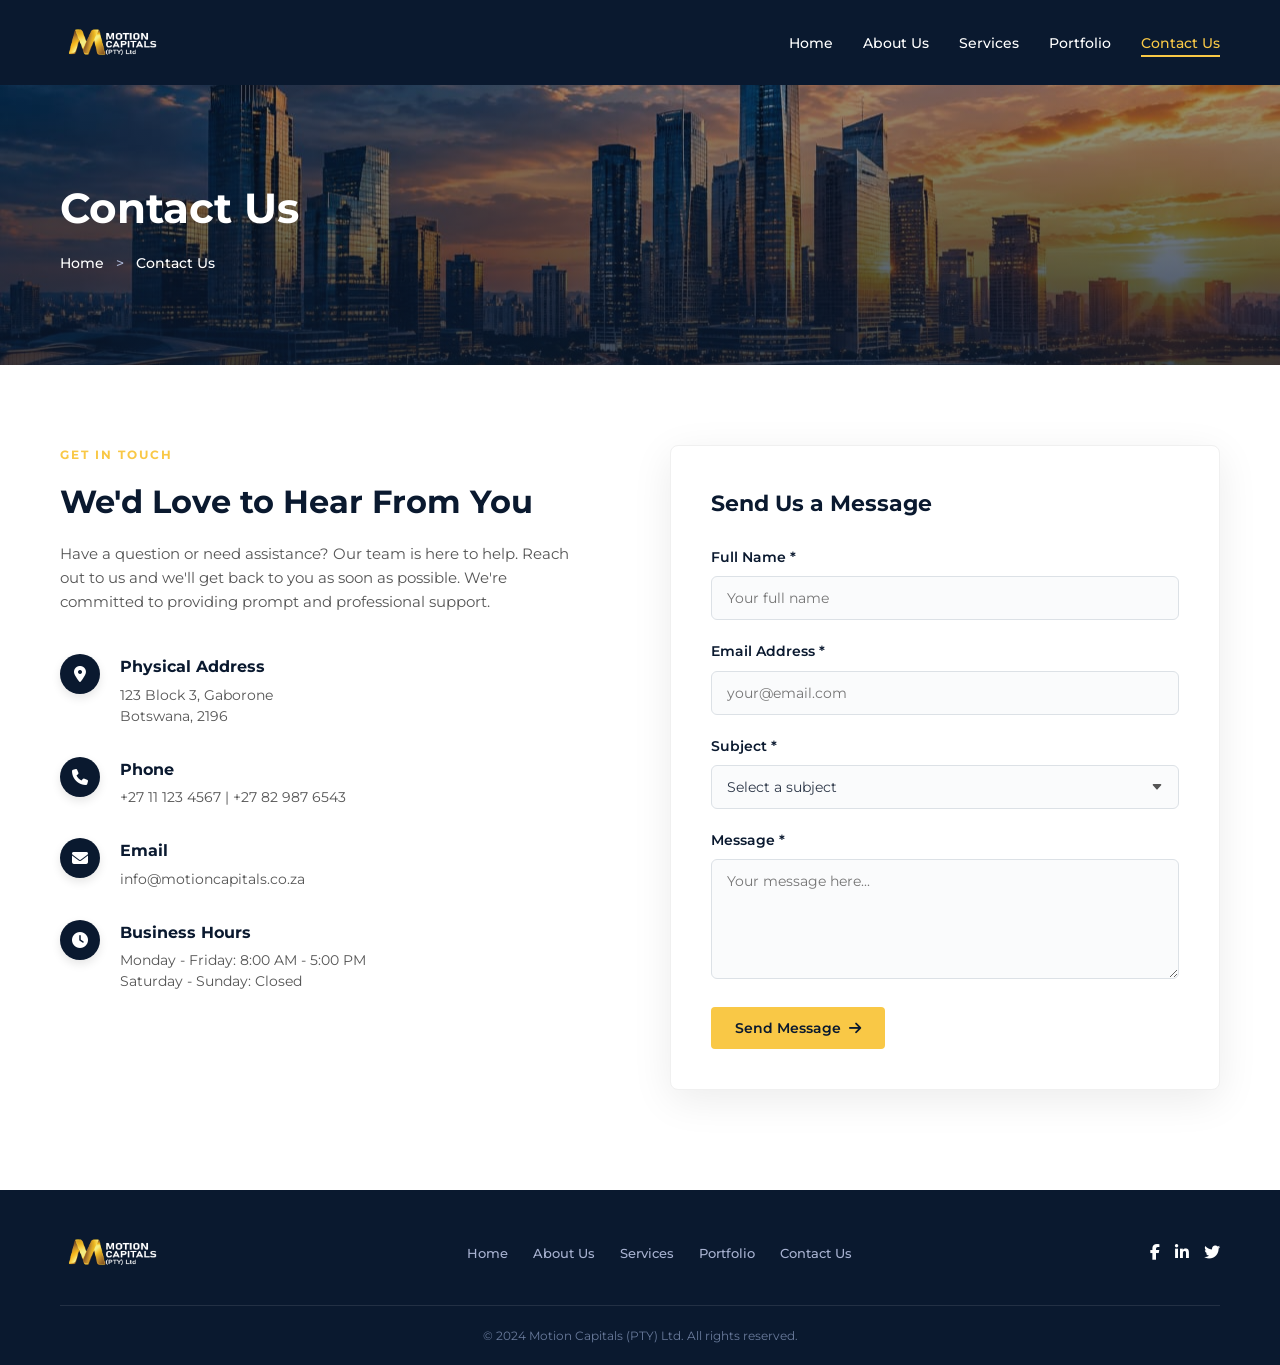
<file: contactus.html>
<!DOCTYPE html>
<html lang="en">
<head>
    <meta charset="UTF-8">
    <meta name="viewport" content="width=device-width, initial-scale=1.0">
    <title>Contact Us - Motion Capitals</title>
    <!-- Importing Montserrat font -->
    <link href="https://fonts.googleapis.com/css2?family=Montserrat:wght@400;500;600;700;800&display=swap" rel="stylesheet">
    <!-- Font Awesome for icons -->
    <link rel="stylesheet" href="https://cdnjs.cloudflare.com/ajax/libs/font-awesome/6.4.0/css/all.min.css">
    
    <style>
        /* CSS Variables for consistent coloring */
        :root {
            --primary-dark: #0a192f;
            --secondary-dark: #112240;
            --accent-gold: #f9c846;
            --text-light: #ffffff;
            --text-gray: #a8b2d1;
            --text-dark: #2d3748;
            --bg-light: #f6f8fb;
        }

        /* Basic Reset */
        * {
            margin: 0;
            padding: 0;
            box-sizing: border-box;
            font-family: 'Montserrat', sans-serif;
        }

        body {
            background-color: #ffffff;
            color: var(--text-dark);
            line-height: 1.6;
        }

        /* Utility Classes */
        .container {
            max-width: 1200px;
            margin: 0 auto;
            padding: 0 20px;
        }

        .btn {
            background-color: var(--accent-gold);
            color: var(--primary-dark);
            padding: 12px 24px;
            text-decoration: none;
            font-weight: 600;
            border-radius: 4px;
            display: inline-flex;
            align-items: center;
            justify-content: center;
            gap: 8px;
            transition: background-color 0.3s ease;
            font-size: 14px;
            border: none;
            cursor: pointer;
        }

        .btn:hover {
            background-color: #e5b63b;
        }

        /* --- HEADER --- */
        header {
            background-color: var(--primary-dark);
            padding: 20px 0;
        }

        header .container {
            display: flex;
            justify-content: space-between;
            align-items: center;
        }

        .logo {
            display: flex;
            align-items: center;
            text-decoration: none;
        }

        .logo-img {
            max-height: 45px; 
            width: auto;
            display: block;
        }

        nav ul {
            list-style: none;
            display: flex;
            gap: 30px;
        }

        nav a {
            color: var(--text-light);
            text-decoration: none;
            font-size: 14px;
            font-weight: 500;
            position: relative;
            padding-bottom: 5px;
        }

        nav a.active {
            color: var(--accent-gold);
        }

        nav a.active::after {
            content: '';
            position: absolute;
            left: 0;
            bottom: 0;
            width: 100%;
            height: 2px;
            background-color: var(--accent-gold);
        }

        /* --- PAGE HERO SECTION --- */
        .page-hero {
            background: linear-gradient(rgba(10, 25, 47, 0.4), rgba(10, 25, 47, 0.8)), 
                        url('hyfgh.jpeg') center/cover no-repeat;
            padding: 90px 0;
        }

        .page-hero h1 {
            color: var(--text-light);
            font-size: 42px;
            font-weight: 700;
            margin-bottom: 10px;
        }

        .breadcrumb {
            color: var(--text-light);
            font-size: 14px;
            font-weight: 500;
        }
        
        .breadcrumb span {
            margin: 0 8px;
            color: var(--text-gray);
        }

        /* --- CONTACT SECTION MAIN CONTENT --- */
        .contact-section {
            padding: 80px 0 100px;
        }

        .contact-grid {
            display: grid;
            grid-template-columns: 1fr 1fr;
            gap: 60px;
        }

        /* Left Side: Contact Information */
        .contact-text-content {
            padding-right: 20px;
        }

        .section-tagline {
            color: var(--accent-gold);
            font-size: 12px;
            font-weight: 700;
            text-transform: uppercase;
            letter-spacing: 2px;
            margin-bottom: 12px;
            display: block;
        }

        .contact-text-content h2 {
            color: var(--primary-dark);
            font-size: 32px;
            font-weight: 700;
            margin-bottom: 15px;
        }

        .contact-text-content > p {
            color: #555;
            font-size: 15px;
            line-height: 1.6;
            margin-bottom: 40px;
        }

        .contact-info-list {
            display: flex;
            flex-direction: column;
            gap: 30px;
        }

        .contact-info-item {
            display: flex;
            align-items: flex-start;
            gap: 20px;
        }

        .contact-icon {
            width: 40px;
            height: 40px;
            background-color: var(--primary-dark);
            color: var(--text-light);
            border-radius: 50%;
            display: flex;
            align-items: center;
            justify-content: center;
            font-size: 16px;
            flex-shrink: 0;
            box-shadow: 0 4px 10px rgba(0,0,0,0.1);
        }

        .contact-details h4 {
            color: var(--primary-dark);
            font-size: 16px;
            font-weight: 700;
            margin-bottom: 5px;
        }

        .contact-details p {
            color: #555;
            font-size: 14px;
            line-height: 1.5;
            margin: 0;
        }

        /* Right Side: Contact Form */
        .contact-form-container {
            background-color: #ffffff;
            padding: 40px;
            border-radius: 8px;
            box-shadow: 0 10px 40px rgba(0,0,0,0.08);
            border: 1px solid #f0f0f0;
        }

        .contact-form-container h3 {
            color: var(--primary-dark);
            font-size: 22px;
            font-weight: 700;
            margin-bottom: 25px;
        }

        .form-group {
            margin-bottom: 20px;
        }

        .form-group label {
            display: block;
            color: var(--primary-dark);
            font-size: 14px;
            font-weight: 600;
            margin-bottom: 8px;
        }

        .form-control {
            width: 100%;
            padding: 12px 15px;
            border: 1px solid #dce1e6;
            border-radius: 6px;
            font-size: 14px;
            font-family: 'Montserrat', sans-serif;
            color: var(--text-dark);
            transition: all 0.3s ease;
            background-color: #fafbfc;
        }

        .form-control:focus {
            outline: none;
            border-color: var(--accent-gold);
            background-color: #ffffff;
            box-shadow: 0 0 0 3px rgba(249, 200, 70, 0.2);
        }

        select.form-control {
            appearance: none;
            background-image: url("data:image/svg+xml,%3Csvg xmlns='http://www.w3.org/2000/svg' width='12' height='12' fill='%23555' viewBox='0 0 16 16'%3E%3Cpath d='M7.247 11.14 2.451 5.658C1.885 5.013 2.345 4 3.204 4h9.592a1 1 0 0 1 .753 1.659l-4.796 5.48a1 1 0 0 1-1.506 0z'/%3E%3C/svg%3E");
            background-repeat: no-repeat;
            background-position: right 15px center;
            padding-right: 40px;
        }

        textarea.form-control {
            resize: vertical;
            min-height: 120px;
        }

        /* --- FOOTER --- */
        footer {
            background-color: var(--primary-dark);
            padding: 40px 0 20px;
        }

        .footer-top {
            display: flex;
            justify-content: space-between;
            align-items: center;
            margin-bottom: 30px;
        }

        footer nav ul {
            gap: 25px;
        }

        footer nav a {
            color: var(--text-gray);
            font-size: 13px;
        }

        footer nav a:hover {
            color: var(--text-light);
        }
        
        .social-icons {
            display: flex;
            gap: 15px;
        }
        
        .social-icons a {
            color: var(--text-light);
            font-size: 16px;
            transition: color 0.3s ease;
        }
        
        .social-icons a:hover {
            color: var(--accent-gold);
        }

        .footer-bottom {
            border-top: 1px solid rgba(255,255,255,0.1);
            padding-top: 20px;
            text-align: center;
        }

        .copyright {
            color: #6a7b9c;
            font-size: 12px;
        }

    </style>
</head>
<body>

    <!-- Header / Navigation -->
    <header>
        <div class="container">
            <a href="index.html" class="logo">
                <img src="logo-01.png" alt="Motion Capitals Logo" class="logo-img">
            </a>
            
            <nav>
                <ul>
                    <li><a href="index.html">Home</a></li>
                    <li><a href="aboutus.html">About Us</a></li>
                    <li><a href="services.html">Services</a></li>
                    <li><a href="portfolio.html">Portfolio</a></li>
                    <li><a href="contactus.html" class="active">Contact Us</a></li>
                </ul>
            </nav>
        </div>
    </header>

    <main>
        <!-- Page Hero Section -->
        <section class="page-hero">
            <div class="container">
                <h1>Contact Us</h1>
                <div class="breadcrumb">
                    Home <span>&gt;</span> Contact Us
                </div>
            </div>
        </section>

        <!-- Contact Section -->
        <section class="contact-section">
            <div class="container">
                <div class="contact-grid">
                    
                    <!-- Left Column: Contact Info -->
                    <div class="contact-text-content">
                        <span class="section-tagline">Get In Touch</span>
                        <h2>We'd Love to Hear From You</h2>
                        <p>Have a question or need assistance? Our team is here to help. Reach out to us and we'll get back to you as soon as possible. We're committed to providing prompt and professional support.</p>
                        
                        <div class="contact-info-list">
                            <!-- Address -->
                            <div class="contact-info-item">
                                <div class="contact-icon">
                                    <i class="fa-solid fa-location-dot"></i>
                                </div>
                                <div class="contact-details">
                                    <h4>Physical Address</h4>
                                    <p>123 Block 3, Gaborone<br>Botswana, 2196</p>
                                </div>
                            </div>
                            
                            <!-- Phone -->
                            <div class="contact-info-item">
                                <div class="contact-icon">
                                    <i class="fa-solid fa-phone"></i>
                                </div>
                                <div class="contact-details">
                                    <h4>Phone</h4>
                                    <p>+27 11 123 4567 | +27 82 987 6543</p>
                                </div>
                            </div>
                            
                            <!-- Email -->
                            <div class="contact-info-item">
                                <div class="contact-icon">
                                    <i class="fa-solid fa-envelope"></i>
                                </div>
                                <div class="contact-details">
                                    <h4>Email</h4>
                                    <p>info@motioncapitals.co.za</p>
                                </div>
                            </div>
                            
                            <!-- Business Hours -->
                            <div class="contact-info-item">
                                <div class="contact-icon">
                                    <i class="fa-solid fa-clock"></i>
                                </div>
                                <div class="contact-details">
                                    <h4>Business Hours</h4>
                                    <p>Monday - Friday: 8:00 AM - 5:00 PM<br>Saturday - Sunday: Closed</p>
                                </div>
                            </div>
                        </div>
                    </div>

                    <!-- Right Column: Contact Form -->
                    <div class="contact-form-container">
                        <h3>Send Us a Message</h3>
                        <form action="#" method="POST">
                            
                            <div class="form-group">
                                <label for="fullName">Full Name *</label>
                                <input type="text" id="fullName" name="fullName" class="form-control" placeholder="Your full name" required>
                            </div>
                            
                            <div class="form-group">
                                <label for="email">Email Address *</label>
                                <input type="email" id="email" name="email" class="form-control" placeholder="your@email.com" required>
                            </div>
                            
                            <div class="form-group">
                                <label for="subject">Subject *</label>
                                <select id="subject" name="subject" class="form-control" required>
                                    <option value="" disabled selected>Select a subject</option>
                                    <option value="General Inquiry">General Inquiry</option>
                                    <option value="Wealth Management">Wealth Management</option>
                                    <option value="Business Finance">Business Finance</option>
                                    <option value="Other">Other</option>
                                </select>
                            </div>
                            
                            <div class="form-group">
                                <label for="message">Message *</label>
                                <textarea id="message" name="message" class="form-control" placeholder="Your message here..." required></textarea>
                            </div>
                            
                            <button type="submit" class="btn">Send Message <i class="fa-solid fa-arrow-right"></i></button>
                            
                        </form>
                    </div>

                </div>
            </div>
        </section>
    </main>

    <!-- Footer -->
    <footer>
        <div class="container">
            <div class="footer-top">
                <a href="index.html" class="logo">
                    <img src="logo-01.png" alt="Motion Capitals Logo" class="logo-img">
                </a>
                
                <nav>
                    <ul>
                        <li><a href="index.html">Home</a></li>
                        <li><a href="aboutus.html">About Us</a></li>
                        <li><a href="services.html">Services</a></li>
                        <li><a href="portfolio.html">Portfolio</a></li>
                        <li><a href="contactus.html">Contact Us</a></li>
                    </ul>
                </nav>

                <div class="social-icons">
                    <a href="#"><i class="fa-brands fa-facebook-f"></i></a>
                    <a href="#"><i class="fa-brands fa-linkedin-in"></i></a>
                    <a href="#"><i class="fa-brands fa-twitter"></i></a>
                </div>
            </div>

            <div class="footer-bottom">
                <div class="copyright">
                    &copy; 2024 Motion Capitals (PTY) Ltd. All rights reserved.
                </div>
            </div>
        </div>
    </footer>

</body>
</html>
</file>
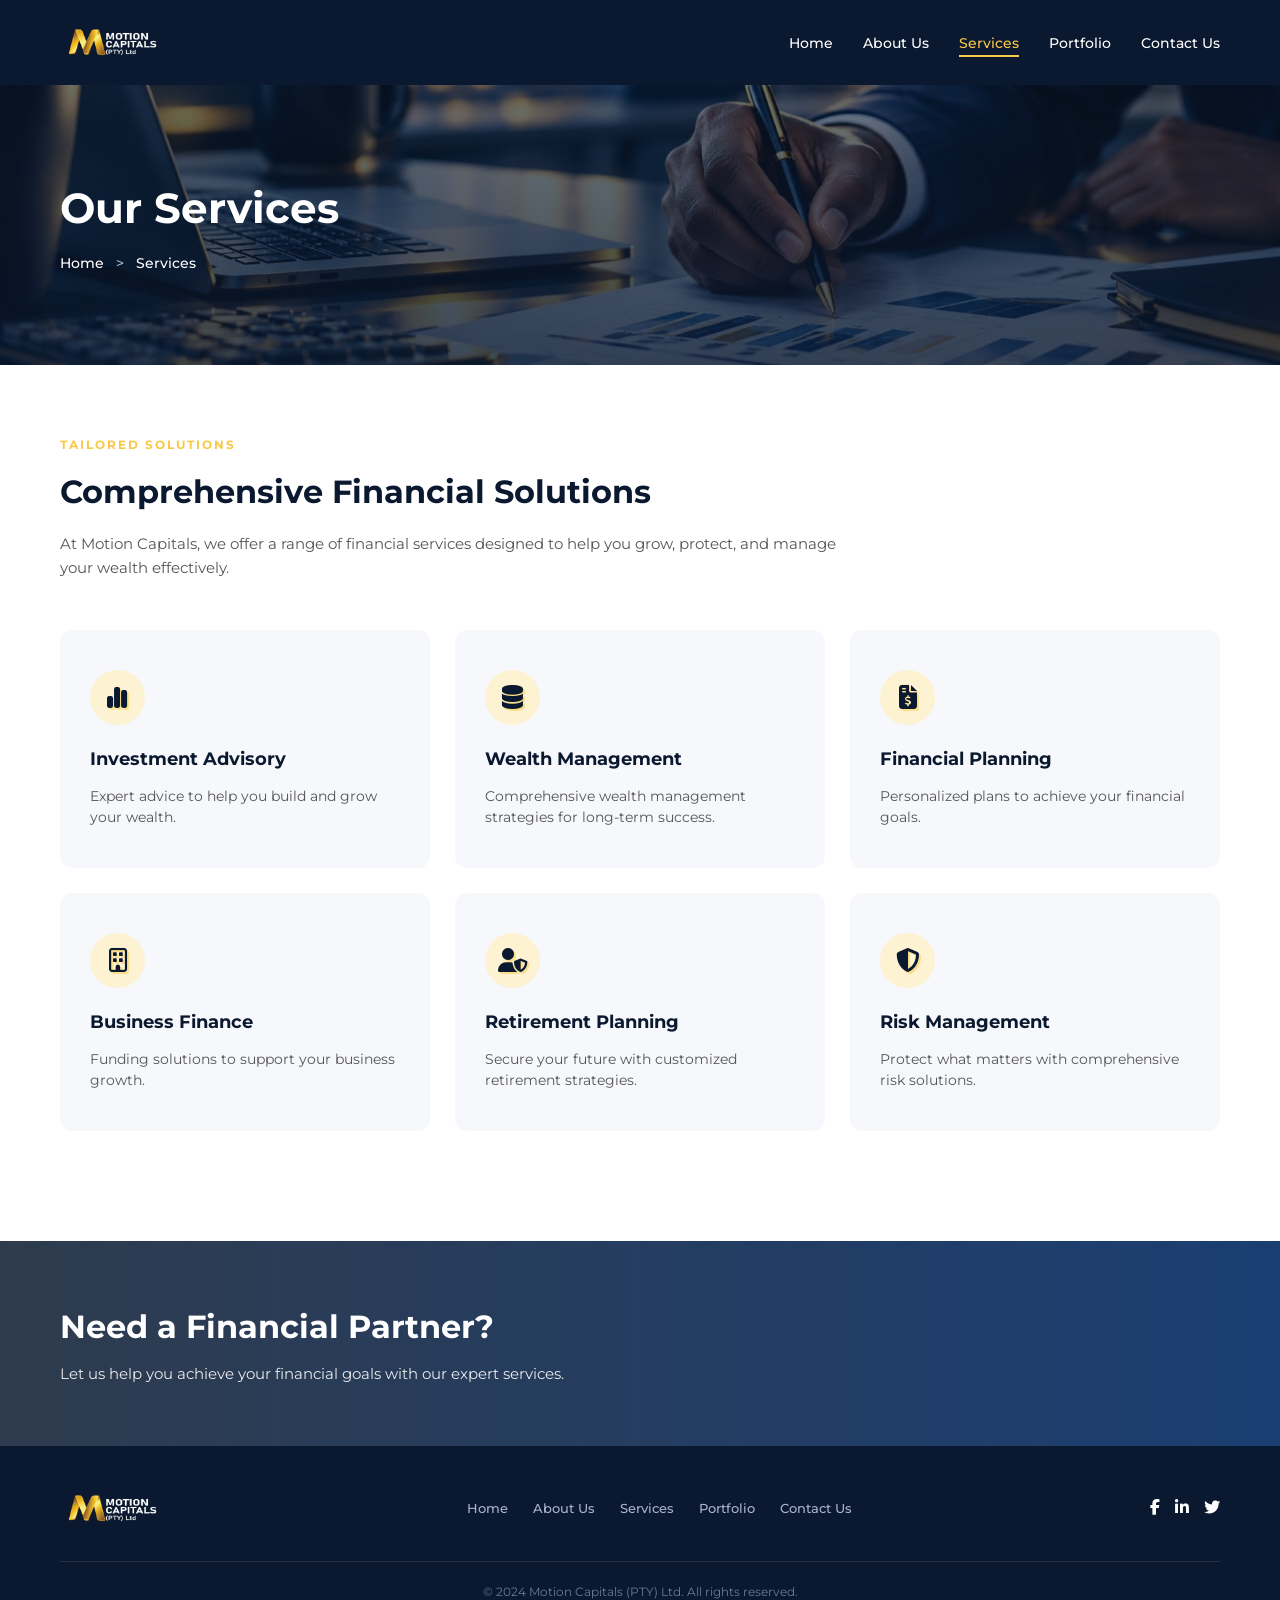
<file: services.html>
<!DOCTYPE html>
<html lang="en">
<head>
    <meta charset="UTF-8">
    <meta name="viewport" content="width=device-width, initial-scale=1.0">
    <title>Services - Motion Capitals</title>
    <!-- Importing Montserrat font -->
    <link href="https://fonts.googleapis.com/css2?family=Montserrat:wght@400;500;600;700;800&display=swap" rel="stylesheet">
    <!-- Font Awesome for icons -->
    <link rel="stylesheet" href="https://cdnjs.cloudflare.com/ajax/libs/font-awesome/6.4.0/css/all.min.css">
    
    <style>
        /* CSS Variables for consistent coloring */
        :root {
            --primary-dark: #0a192f;
            --secondary-dark: #112240;
            --accent-gold: #f9c846;
            --text-light: #ffffff;
            --text-gray: #a8b2d1;
            --text-dark: #2d3748;
            --bg-light: #f6f8fb;
        }

        /* Basic Reset */
        * {
            margin: 0;
            padding: 0;
            box-sizing: border-box;
            font-family: 'Montserrat', sans-serif;
        }

        body {
            background-color: #ffffff;
            color: var(--text-dark);
            line-height: 1.6;
        }

        /* Utility Classes */
        .container {
            max-width: 1200px;
            margin: 0 auto;
            padding: 0 20px;
        }

        .btn {
            background-color: var(--accent-gold);
            color: var(--primary-dark);
            padding: 12px 24px;
            text-decoration: none;
            font-weight: 600;
            border-radius: 4px;
            display: inline-flex;
            align-items: center;
            gap: 8px;
            transition: background-color 0.3s ease;
            font-size: 14px;
        }

        .btn:hover {
            background-color: #e5b63b;
        }

        /* --- HEADER --- */
        header {
            background-color: var(--primary-dark);
            padding: 20px 0;
        }

        header .container {
            display: flex;
            justify-content: space-between;
            align-items: center;
        }

        .logo {
            display: flex;
            align-items: center;
            text-decoration: none;
        }

        /* LOGO CSS: Adjust the max-height to fit your specific logo perfectly */
        .logo-img {
            max-height: 45px; 
            width: auto;
            display: block;
        }

        nav ul {
            list-style: none;
            display: flex;
            gap: 30px;
        }

        nav a {
            color: var(--text-light);
            text-decoration: none;
            font-size: 14px;
            font-weight: 500;
            position: relative;
            padding-bottom: 5px;
        }

        nav a.active {
            color: var(--accent-gold);
        }

        nav a.active::after {
            content: '';
            position: absolute;
            left: 0;
            bottom: 0;
            width: 100%;
            height: 2px;
            background-color: var(--accent-gold);
        }

        /* --- PAGE HERO SECTION --- */
        .page-hero {
            background: linear-gradient(rgba(10, 25, 47, 0.6), rgba(10, 25, 47, 0.8)), 
                        url('shjgyutrbv.jpeg') center/cover no-repeat;
            padding: 90px 0;
        }

        .page-hero h1 {
            color: var(--text-light);
            font-size: 42px;
            font-weight: 700;
            margin-bottom: 10px;
        }

        .breadcrumb {
            color: var(--text-light);
            font-size: 14px;
            font-weight: 500;
        }
        
        .breadcrumb span {
            margin: 0 8px;
            color: var(--text-gray);
        }

        /* --- SERVICES MAIN CONTENT --- */
        .services-section {
            padding: 70px 0 90px;
        }

        .section-header {
            max-width: 800px;
            margin-bottom: 50px;
        }

        .section-tagline {
            color: var(--accent-gold);
            font-size: 12px;
            font-weight: 700;
            text-transform: uppercase;
            letter-spacing: 2px;
            margin-bottom: 12px;
            display: block;
        }

        .section-header h2 {
            color: var(--primary-dark);
            font-size: 32px;
            font-weight: 700;
            margin-bottom: 15px;
        }

        .section-header p {
            color: #555;
            font-size: 15px;
            line-height: 1.6;
        }

        /* --- SERVICES GRID --- */
        .services-grid-6 {
            display: grid;
            grid-template-columns: repeat(3, 1fr);
            gap: 25px;
        }

        .service-item {
            background-color: var(--bg-light);
            padding: 40px 30px;
            border-radius: 12px;
            transition: transform 0.3s ease, box-shadow 0.3s ease;
        }

        .service-item:hover {
            transform: translateY(-5px);
            box-shadow: 0 10px 20px rgba(0,0,0,0.05);
        }

        .icon-circle {
            width: 55px;
            height: 55px;
            background-color: #fdf2d1; 
            border-radius: 50%;
            display: flex;
            align-items: center;
            justify-content: center;
            margin-bottom: 20px;
            position: relative;
        }

        .icon-circle i {
            color: var(--primary-dark);
            font-size: 24px;
            position: absolute;
            text-shadow: 2px 2px 0px rgba(249, 200, 70, 0.5); 
        }

        .service-item h3 {
            color: var(--primary-dark);
            font-size: 18px;
            font-weight: 700;
            margin-bottom: 12px;
        }

        .service-item p {
            color: #555;
            font-size: 14px;
            line-height: 1.5;
        }

        /* --- CTA BANNER --- */
        .cta-banner {
            background: linear-gradient(90deg, rgba(10, 25, 47, 0.85) 0%, rgba(14, 52, 107, 0.95) 100%), 
                        url('https://images.unsplash.com/photo-1486406146926-c627a92ad1ab?q=80&w=2000&auto=format&fit=crop') left center/cover no-repeat;
            padding: 60px 0;
            margin-top: 20px;
        }

        .cta-banner .container {
            display: flex;
            justify-content: space-between;
            align-items: center;
        }

        .cta-text h2 {
            color: var(--text-light);
            font-size: 32px;
            margin-bottom: 10px;
            font-weight: 700;
        }

        .cta-text p {
            color: var(--text-light);
            font-size: 15px;
            opacity: 0.9;
        }

        /* --- FOOTER --- */
        footer {
            background-color: var(--primary-dark);
            padding: 40px 0 20px;
        }

        .footer-top {
            display: flex;
            justify-content: space-between;
            align-items: center;
            margin-bottom: 30px;
        }

        footer nav ul {
            gap: 25px;
        }

        footer nav a {
            color: var(--text-gray);
            font-size: 13px;
        }

        footer nav a:hover {
            color: var(--text-light);
        }
        
        .social-icons {
            display: flex;
            gap: 15px;
        }
        
        .social-icons a {
            color: var(--text-light);
            font-size: 16px;
            transition: color 0.3s ease;
        }
        
        .social-icons a:hover {
            color: var(--accent-gold);
        }

        .footer-bottom {
            border-top: 1px solid rgba(255,255,255,0.1);
            padding-top: 20px;
            text-align: center;
        }

        .copyright {
            color: #6a7b9c;
            font-size: 12px;
        }

    </style>
</head>
<body>

    <!-- Header / Navigation -->
    <header>
        <div class="container">
            <a href="index.html" class="logo">
                <!-- Logo inserted here -->
                <img src="logo-01.png" alt="Motion Capitals Logo" class="logo-img">
            </a>
            
            <nav>
                <ul>
                    <li><a href="index.html">Home</a></li>
                    <li><a href="aboutus.html">About Us</a></li> 
                    <li><a href="services.html" class="active">Services</a></li>
                    <li><a href="portfolio.html">Portfolio</a></li>
                    <li><a href="contactus.html">Contact Us</a></li>
                </ul>
            </nav>
        </div>
    </header>

    <main>
        <!-- Page Hero Section -->
        <section class="page-hero">
            <div class="container">
                <h1>Our Services</h1>
                <div class="breadcrumb">
                    Home <span>&gt;</span> Services
                </div>
            </div>
        </section>

        <!-- Services Grid Section -->
        <section class="services-section">
            <div class="container">
                
                <div class="section-header">
                    <span class="section-tagline">Tailored Solutions</span>
                    <h2>Comprehensive Financial Solutions</h2>
                    <p>At Motion Capitals, we offer a range of financial services designed to help you grow, protect, and manage your wealth effectively.</p>
                </div>

                <div class="services-grid-6">
                    
                    <!-- Card 1 -->
                    <div class="service-item">
                        <div class="icon-circle">
                            <i class="fa-solid fa-chart-simple"></i>
                        </div>
                        <h3>Investment Advisory</h3>
                        <p>Expert advice to help you build and grow your wealth.</p>
                    </div>

                    <!-- Card 2 -->
                    <div class="service-item">
                        <div class="icon-circle">
                            <i class="fa-solid fa-database"></i>
                        </div>
                        <h3>Wealth Management</h3>
                        <p>Comprehensive wealth management strategies for long-term success.</p>
                    </div>

                    <!-- Card 3 -->
                    <div class="service-item">
                        <div class="icon-circle">
                            <i class="fa-solid fa-file-invoice-dollar"></i>
                        </div>
                        <h3>Financial Planning</h3>
                        <p>Personalized plans to achieve your financial goals.</p>
                    </div>

                    <!-- Card 4 -->
                    <div class="service-item">
                        <div class="icon-circle">
                            <i class="fa-regular fa-building"></i>
                        </div>
                        <h3>Business Finance</h3>
                        <p>Funding solutions to support your business growth.</p>
                    </div>

                    <!-- Card 5 -->
                    <div class="service-item">
                        <div class="icon-circle">
                            <i class="fa-solid fa-user-shield"></i>
                        </div>
                        <h3>Retirement Planning</h3>
                        <p>Secure your future with customized retirement strategies.</p>
                    </div>

                    <!-- Card 6 -->
                    <div class="service-item">
                        <div class="icon-circle">
                            <i class="fa-solid fa-shield-halved"></i>
                        </div>
                        <h3>Risk Management</h3>
                        <p>Protect what matters with comprehensive risk solutions.</p>
                    </div>

                </div>
            </div>
        </section>

        <!-- Bottom CTA Banner -->
        <section class="cta-banner">
            <div class="container">
                <div class="cta-text">
                    <h2>Need a Financial Partner?</h2>
                    <p>Let us help you achieve your financial goals with our expert services.</p>
                </div>
            </div>
        </section>
    </main>

    <!-- Footer -->
    <footer>
        <div class="container">
            <div class="footer-top">
                <a href="index.html" class="logo">
                    <!-- Logo inserted here -->
                    <img src="logo-01.png" alt="Motion Capitals Logo" class="logo-img">
                </a>
                
                <nav>
                    <ul>
                        <li><a href="index.html">Home</a></li>
                        <li><a href="aboutus.html">About Us</a></li>
                        <li><a href="services.html">Services</a></li>
                        <li><a href="portfolio.html">Portfolio</a></li>
                        <li><a href="contactus.html">Contact Us</a></li>
                    </ul>
                </nav>

                <div class="social-icons">
                    <a href="#"><i class="fa-brands fa-facebook-f"></i></a>
                    <a href="#"><i class="fa-brands fa-linkedin-in"></i></a>
                    <a href="#"><i class="fa-brands fa-twitter"></i></a>
                </div>
            </div>

            <div class="footer-bottom">
                <div class="copyright">
                    &copy; 2024 Motion Capitals (PTY) Ltd. All rights reserved.
                </div>
            </div>
        </div>
    </footer>

</body>
</html>
</file>
